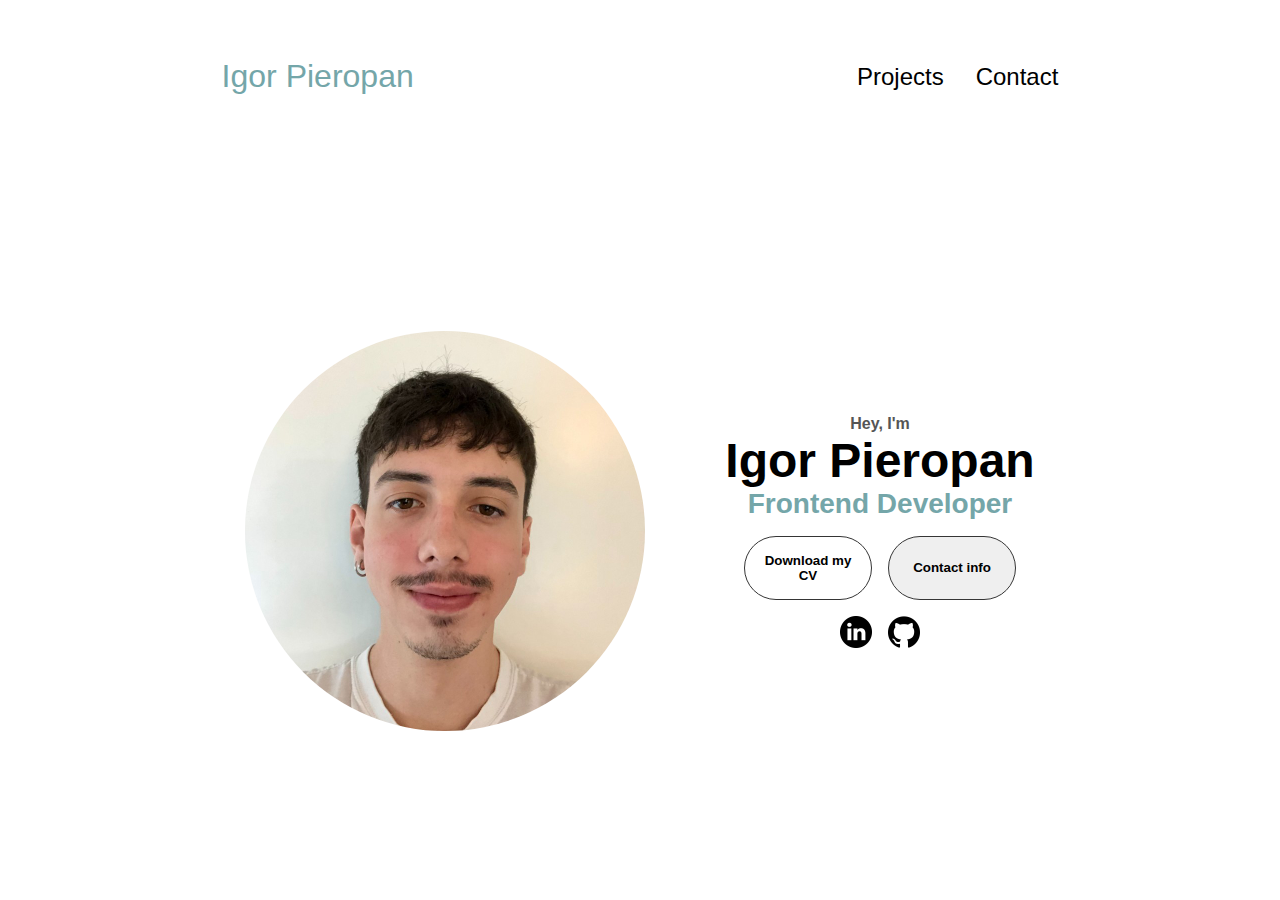
<file: index.html>
<!DOCTYPE html>
<html lang="en">
	<head>
		<meta charset="UTF-8" />
		<meta name="viewport" content="width=device-width, initial-scale=1.0" />
		<title>My Portifolio</title>
		<link rel="stylesheet" href="style.css" />
		<link rel="stylesheet" href="mediaqueries.css" />
	</head>
	<body>
		<nav id="desktop-nav">
			<div class="logo">Igor Pieropan</div>
			<div>
				<ul class="nav-links">
					<li><a href="#Projects">Projects</a></li> <!-- In progress -->
					<li><a href="contact.html">Contact</a></li>
				</ul>
			</div>
		</nav>
		<nav id="mob-nav">
			<div class="logo">Igor Pieropan</div>
			<div class="mob-menu">
				<div class="mob-icon" onclick="toggleMenu()">
					<span></span>
					<span></span>
					<span></span>
				</div>
				<div class="menu-links">
					<li><a href="https://github.com/ipieropan" target="_blank" onclick="toggleMenu()">Projects</a></li> <!-- In progress // github link to my profile -->
					<li><a href="contact.html" onclick="toggleMenu()">Contact</a></li>
				</div>
			</div>
		</nav>
		<section id="profile">
			<div class="pic-container">
				<img
					src="assets/profilepic3.jpg"
					alt="Igor Pieropan profile pic"
					style="border-radius: 50%"
				/>
			</div>
			<div class="profile-text">
				<p class="profile-text1">Hey, I'm</p>
				<h1 class="title">Igor Pieropan</h1>
				<p class="profile-text2">Frontend Developer</p>
				<div class="btn-container">
					<button
						class="btn btn-color-2"
						onclick="window.open('./assets/cv_igor_pieropan.docx')"
					>
						Download my CV
					</button>
					<button class="btn btn-color-1" onclick="location.href='./#contact'">
						Contact info
					</button>
				</div>
				<div id="socials-container">
					<img
						src="assets/linkedin.png"
						alt="linkedin"
						class="icon"
						onclick="window.open('https://www.linkedin.com/in/igor-pieropan-131ab2205/')"
					/>
					<img
						src="assets/github.png"
						alt="github"
						class="icon"
						onclick="window.open('https://github.com/ipieropan')"
					/>
				</div>
			</div>
		</section>
		<script src="script.js"></script>
	</body>
</html>
</file>
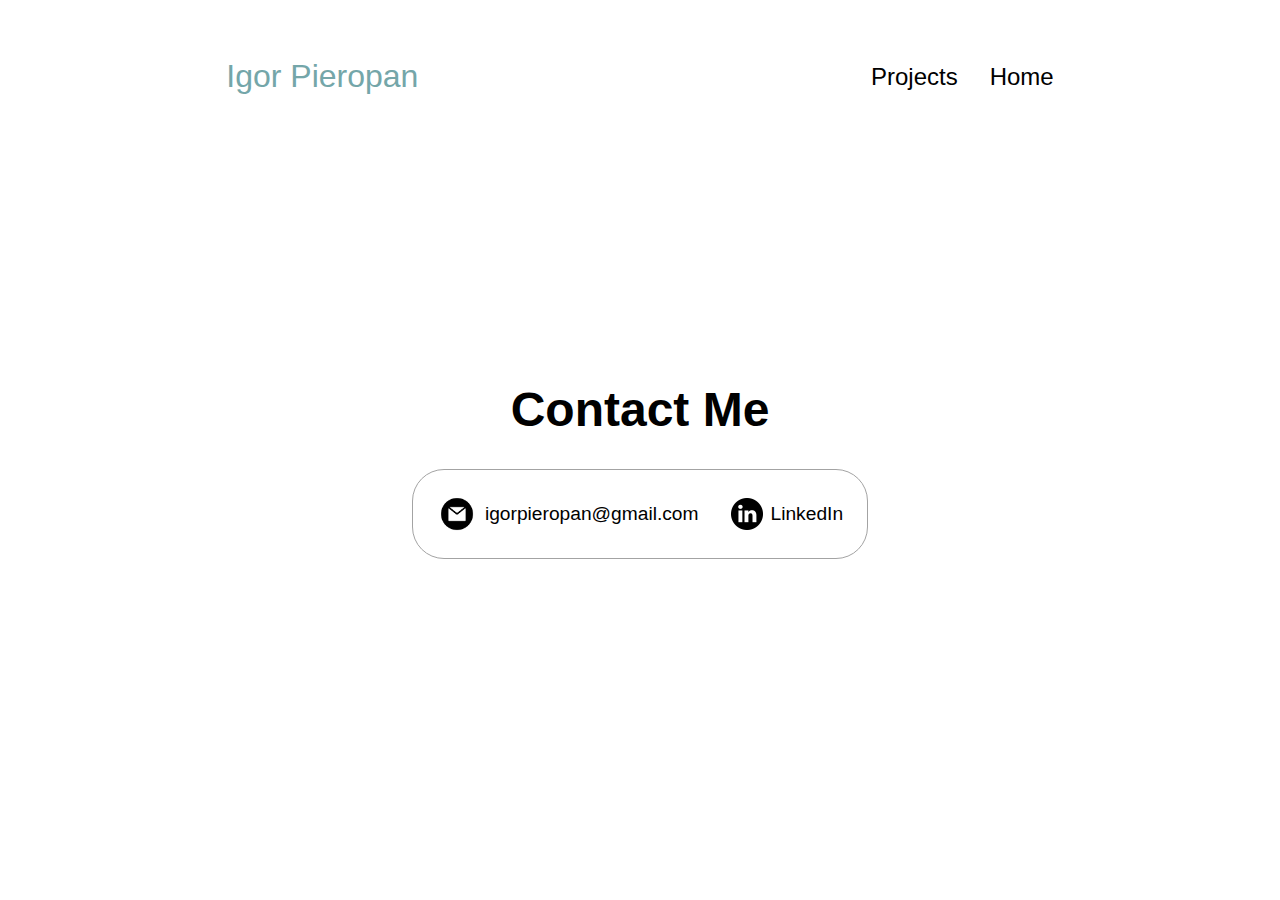
<file: contact.html>
<!DOCTYPE html>
<html lang="en">
	<head>
		<meta charset="UTF-8" />
		<meta name="viewport" content="width=device-width, initial-scale=1.0" />
		<title>Contact</title>
        <link rel="stylesheet" href="style.css" />
		<link rel="stylesheet" href="mediaqueries.css" />
	</head>
	<body>
        <nav id="desktop-nav">
			<div class="logo">Igor Pieropan</div>
			<div>
				<ul class="nav-links">
					<li><a href="#Projects">Projects</a></li> <!-- In progress -->
					<li><a href="index.html">Home</a></li>
				</ul>
			</div>
		</nav>
		<nav id="mob-nav">
			<div class="logo">Igor Pieropan</div>
			<div class="mob-menu">
				<div class="mob-icon" onclick="toggleMenu()">
					<span></span>
					<span></span>
					<span></span>
				</div>
				<div class="menu-links">
					<li><a href="https://github.com/ipieropan" target="_blank" onclick="toggleMenu()">Projects</a></li> <!-- In progress // github link to my profile -->
					<li><a href="index.html" onclick="toggleMenu()">Home</a></li>
				</div>
			</div>
		</nav>
		<section id="contact">
			<h1 class="title">Contact Me</h1>
			<div class="contact-upper">
				<div class="contact-container">
					<img
						src="./assets/email.png"
						alt="Email icon"
						class="icon contact-icon email-icon"
					/>
					<p>
						<a href="mailto:igorpieropan@gmail.com">igorpieropan@gmail.com</a>
					</p>
				</div>
				<div class="contact-container">
					<img
						src="./assets/linkedin.png"
						alt="LinkedIn icon"
						class="linkedin-icon-contact"
					/>
					<p>
						<a href="https://www.linkedin.com/in/igor-pieropan-131ab2205/"
							>LinkedIn</a
						>
					</p>
				</div>
			</div>
		</section>
        <script src="script.js"></script>
	</body>
</html>
</file>
<file: style.css>
/* General */


*{
    margin: 0;
    padding: 0;
}

body{
    font-family: Arial, Helvetica, sans-serif;
}

/*
html{
    scroll-behavior: smooth; 
     makes the links go to the next section (still learning)
}
*/

p{
    color: #555555;
}

a, .btn{
    transition: all 300ms ease;
}

/* desktop nav */

nav, .nav-links{
    display: flex;
}

nav{
    justify-content: space-around;
    align-items: center;
    height: 17vh;
}

.nav-links{
    gap: 2rem;
    list-style: none;
    font-size: 1.5rem;
}

a{
    color: #000000;
    text-decoration: none;
    text-decoration-color: #ffffff;
}

a:hover{
    color: #74A6A9;
    text-decoration: underline;
    text-underline-offset: 1rem;
    text-decoration-color: #b5b5b5;
}

.logo{
    font-size: 2rem;
    color: #74A6A9;
}

.logo:hover{
    cursor: default;
}

/* mobile menu */

#mob-nav{
    display: none;
}

.mob-menu{
    position: relative;
    display: inline-block;
}

.mob-icon{
    display: flex;
    flex-direction: column;
    justify-content: space-between;
    height: 24px;
    width: 30px;
    cursor: pointer;
}

.mob-icon span{
    width: 100%;
    height: 2px;
    background-color: #000000;
    transition: all 0.3 ease-in-out;
}

.menu-links{
    position: absolute;
    top: 100%;
    right: 0%;
    background-color: #ffffff;
    width: fit-content;
    max-height: 0;
    overflow: hidden;
    transition: all 0.3 ease-in-out;
}

.menu-links a{
    display: block;
    padding: 10px;
    text-align: center;
    font-size: 1.5rem;
    color: #000000;
    text-decoration: none;
    transition: all 0.3 ease-in-out;
}

.menu-links li{
    list-style: none;

}

.menu-links.open{
    max-height: 300px;
}

.mob-icon.open span:first-child{
    transform: rotate(45deg) translate(10px, 5px)
}

.mob-icon.open span:nth-child(2){
    opacity: 0;
}

.mob-icon.open span:last-child{
    transform: rotate(-45deg) translate(10px, -5px)
}

.mob-icon span:first-child{
    transform: none;
    opacity: 1;
}

/* Profile section styled */

section{
    padding-top: 4vh;
    height: 96vh;
    margin: 0 10px;
    box-sizing: border-box;
    min-height: fit-content;
}

.section-container{
    display: flex;
}

#profile{
    display: flex;
    justify-content: center;
    gap: 5rem;
    height: 80vh;
}

.pic-container{
    display: flex;
    height: 400px;
    width: 400px;
    margin: auto 0;
}

.profile-text{
    align-self: center;
    text-align: center;
}

.profile-text p{
    font-weight: 600;
}

.profile-text1{
    text-align: center;
}

.profile-text2{
    font-size: 1.75rem;
    margin-bottom: 1rem;
    color: #74A6A9;
}

.title{
    font-size: 3rem;
    text-align: center;
}

#socials-container {
  display: flex;
  justify-content: center;
  margin-top: 1rem;
  gap: 1rem;
}

/* Icons styled */

.icon{
    cursor: pointer;
    height: 2rem;
}

.icon:hover{
    height: 2.5rem;
}

/* Buttons styled */

.btn-container {
  display: flex;
  justify-content: center;
  gap: 1rem;
}

.btn {
  font-weight: 600;
  transition: all 300ms ease;
  padding: 1rem;
  width: 8rem;
  border-radius: 2rem;
}

.btn-color-1,
.btn-color-2 {
  border: #353535 0.1rem solid;
}

.btn-color-1:hover,
.btn-color-2:hover {
  cursor: pointer;
  background: #74A6A9;
  color: #ffffff;
}


.btn-color-1:hover {
  background: #000000;
}

.btn-color-2 {
  background: none;
}

.btn-color-2:hover {
  border: #ffffff 0.1rem solid;
}

.btn-container {
  gap: 1rem;
}

/* Contact styled */

#contact {
  display: flex;
  justify-content: center;
  flex-direction: column;
  height: 70vh;
}

.contact-upper {
  display: flex;
  justify-content: center;
  border-radius: 2rem;
  border: #353535 0.1rem solid;
  border-color: #a3a3a3;
  background: (250, 250, 250);
  margin: 2rem auto;
  padding: 0.5rem;
}

.contact-container {
  display: flex;
  align-items: center;
  justify-content: center;
  gap: 0.5rem;
  margin: 1rem;
}

.contact-container p {
  font-size: larger;
}

.contact-icon {
  cursor: default;
}

.email-icon {
  height: 2.5rem;
}

.linkedin-icon-contact {
  height: 2rem;
}
</file>
<file: mediaqueries.css>
@media screen and (max-width: 1200px) {
    #desktop-nav{
        display: none;
    }

    #mob-nav{
        display: flex;
    }
}

@media screen and (max-width: 1200px) {
  #desktop-nav {
    display: none;
  }
  #mob-nav {
    display: flex;
  }
  #profile,
  .section-container {
    display: block;
  }
  .arrow {
    display: none;
  }
  section,
  .section-container {
    height: fit-content;
  }
  section {
    margin: 0 5%;
  }
}

@media screen and (max-width: 600px) {
  #contact {
    height: 40vh;
  }
  #profile {
    height: 83vh;
    margin-bottom: 0;
  }
  .contact-upper,
  .btn-container {
    flex-wrap: wrap;
  }
  .contact-container {
    margin: 0;
  }
  .contact-container p,
  .nav-links li a {
    font-size: 1rem;
  }
  .logo {
    font-size: 1.5rem;
  }
  .nav-links {
    flex-direction: column;
    gap: 0.5rem;
    text-align: center;
  }
  .title {
    font-size: 2rem;
  }
  .text-container {
    text-align: justify;
  }
  .linkedin-icon-contact{
    height: 1.5rem;
  }
  .email-icon{
    height: 2rem;
  }
}
</file>
